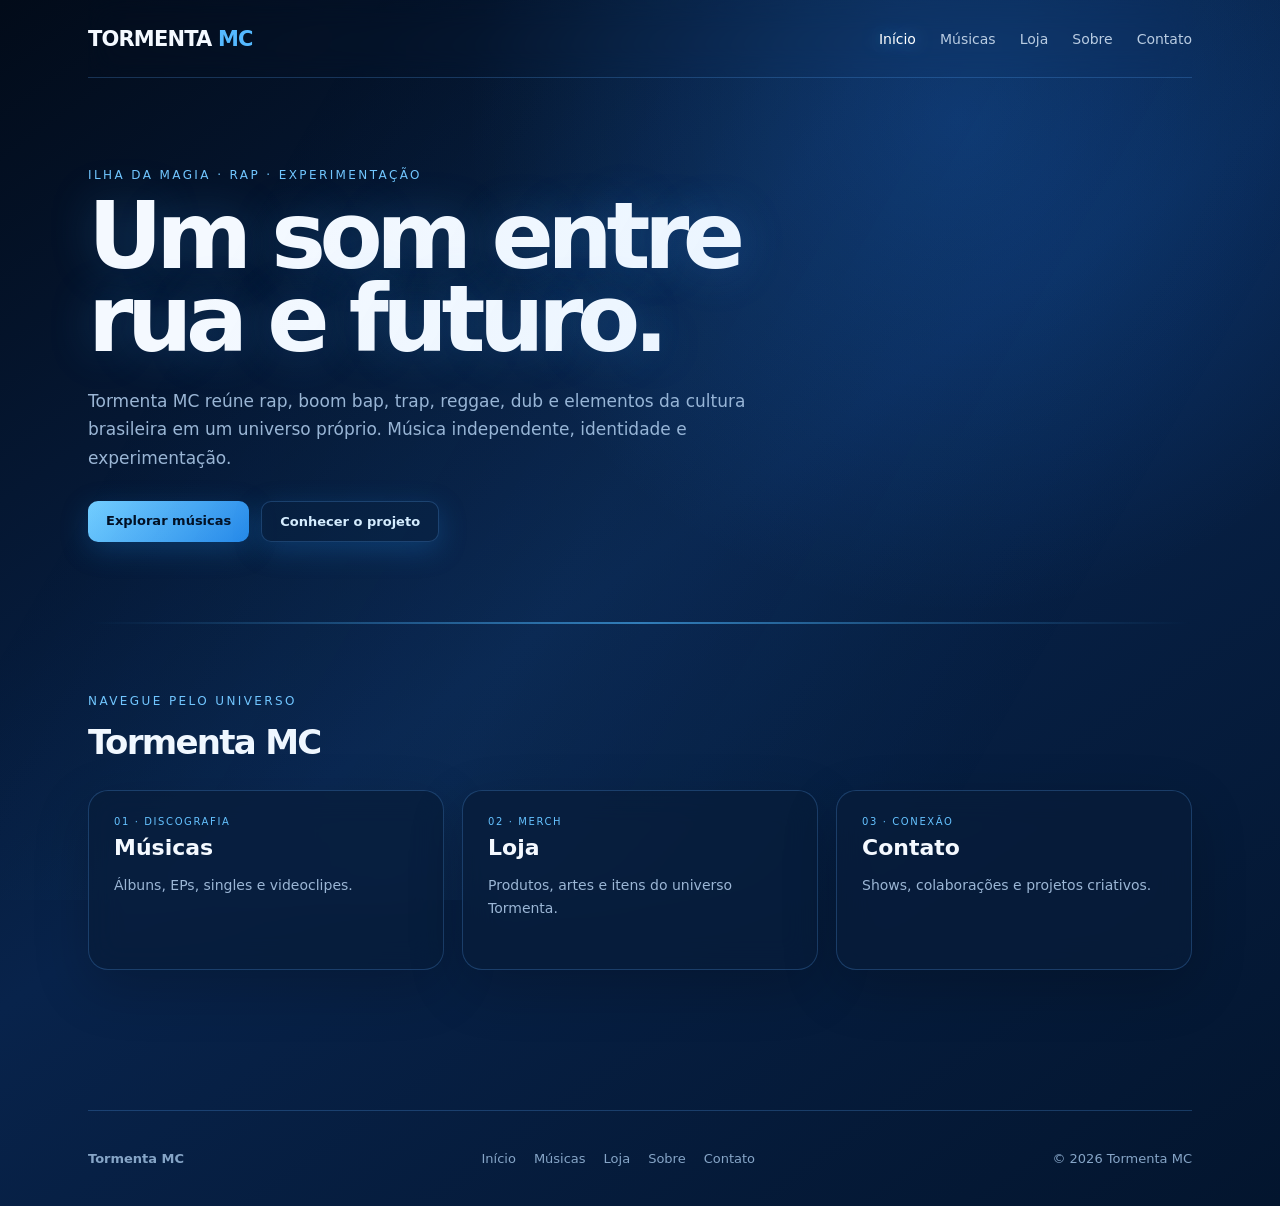
<file: tormentamc-final/index.html>
<!doctype html><html lang="pt-BR"><head><meta charset="utf-8"><meta name="viewport" content="width=device-width,initial-scale=1"><title>Tormenta MC — Início</title><style>
:root{--bg:#061329;--panel:rgba(8,28,57,.72);--line:rgba(91,170,255,.24);--text:#f4f9ff;--muted:#9bb6d5;--blue:#55b9ff}*{box-sizing:border-box}body{margin:0;color:var(--text);font-family:Inter,system-ui,sans-serif;background:radial-gradient(circle at 75% 10%,rgba(33,130,255,.24),transparent 34%),linear-gradient(145deg,#020b19 0%,#08234b 48%,#03152e 100%);min-height:100vh}body:before{content:"";position:fixed;inset:0;pointer-events:none;background:linear-gradient(120deg,transparent 20%,rgba(75,171,255,.05) 50%,transparent 80%)}a{color:inherit;text-decoration:none}.wrap{max-width:1160px;margin:auto;padding:0 28px}header{height:78px;display:flex;align-items:center;justify-content:space-between;border-bottom:1px solid var(--line);backdrop-filter:blur(14px)}.brand{font-weight:900;font-size:21px;letter-spacing:-.04em}.brand span{color:var(--blue)}.nav{display:flex;gap:24px;font-size:14px;color:#b9cce2}.nav a:hover,.nav .active{color:#fff;text-shadow:0 0 18px rgba(85,185,255,.8)}main{padding-bottom:70px}.hero{padding:90px 0 70px}.eyebrow{font-size:12px;color:#72c7ff;text-transform:uppercase;letter-spacing:.2em;margin-bottom:14px}.hero h1{font-size:clamp(52px,8vw,92px);line-height:.9;letter-spacing:-.07em;margin:0 0 25px;text-shadow:0 0 45px rgba(65,164,255,.25)}.hero p,.intro{max-width:700px;color:var(--muted);font-size:17px;line-height:1.7}.buttons{display:flex;gap:12px;flex-wrap:wrap;margin-top:28px}.btn{display:inline-flex;padding:12px 18px;border-radius:10px;background:linear-gradient(135deg,#73ceff,#2589e9);color:#021024;font-size:13px;font-weight:800;box-shadow:0 8px 28px rgba(28,139,236,.25)}.btn.alt{background:rgba(8,30,62,.6);border:1px solid var(--line);color:#d9efff}.section{padding:25px 0 70px}.section h2{font-size:34px;letter-spacing:-.05em;margin:0 0 12px}.grid{display:grid;grid-template-columns:repeat(3,1fr);gap:18px;margin-top:28px}.card{background:var(--panel);border:1px solid var(--line);border-radius:20px;padding:25px;min-height:180px;box-shadow:0 18px 55px rgba(0,0,0,.2);backdrop-filter:blur(15px);transition:.2s}.card:hover{transform:translateY(-4px);border-color:rgba(94,191,255,.58);box-shadow:0 20px 60px rgba(20,120,220,.18)}.card h3{margin:8px 0;font-size:22px}.tag{font-size:10px;letter-spacing:.16em;text-transform:uppercase;color:#65c2ff}.card p{font-size:14px;color:var(--muted);line-height:1.6}.date{font-size:12px;color:#7897b8}.glow{height:2px;width:100%;background:linear-gradient(90deg,transparent,#4db7ff,transparent);opacity:.6;margin:10px 0 45px}footer{border-top:1px solid var(--line);padding:40px 0;color:#86a5c7;font-size:13px}.foot{display:flex;justify-content:space-between;gap:20px;flex-wrap:wrap}.links{display:flex;gap:18px;flex-wrap:wrap}.links a:hover{color:#fff}@media(max-width:760px){.nav{gap:10px;font-size:12px;flex-wrap:wrap;justify-content:flex-end}.grid{grid-template-columns:1fr}.wrap{padding:0 18px}}
</style></head><body><div class="wrap"><header><a class="brand" href="index.html">TORMENTA <span>MC</span></a><nav class="nav"><a class="active" href="index.html">Início</a><a href="musicas.html">Músicas</a><a href="loja.html">Loja</a><a href="sobre.html">Sobre</a><a href="contato.html">Contato</a></nav></header><main><section class="hero"><div class="eyebrow">Ilha da Magia · Rap · Experimentação</div><h1>Um som entre<br>rua e futuro.</h1><p>Tormenta MC reúne rap, boom bap, trap, reggae, dub e elementos da cultura brasileira em um universo próprio. Música independente, identidade e experimentação.</p><div class="buttons"><a class="btn" href="musicas.html">Explorar músicas</a><a class="btn alt" href="sobre.html">Conhecer o projeto</a></div></section><div class="glow"></div><section class="section"><div class="eyebrow">Navegue pelo universo</div><h2>Tormenta MC</h2><div class="grid"><a class="card" href="musicas.html"><div class="tag">01 · Discografia</div><h3>Músicas</h3><p>Álbuns, EPs, singles e videoclipes.</p></a><a class="card" href="loja.html"><div class="tag">02 · Merch</div><h3>Loja</h3><p>Produtos, artes e itens do universo Tormenta.</p></a><a class="card" href="contato.html"><div class="tag">03 · Conexão</div><h3>Contato</h3><p>Shows, colaborações e projetos criativos.</p></a></div></section></main><footer><div class="foot"><strong>Tormenta MC</strong><div class="links"><a href="index.html">Início</a><a href="musicas.html">Músicas</a><a href="loja.html">Loja</a><a href="sobre.html">Sobre</a><a href="contato.html">Contato</a></div><span>© 2026 Tormenta MC</span></div></footer></div></body></html>
</file>
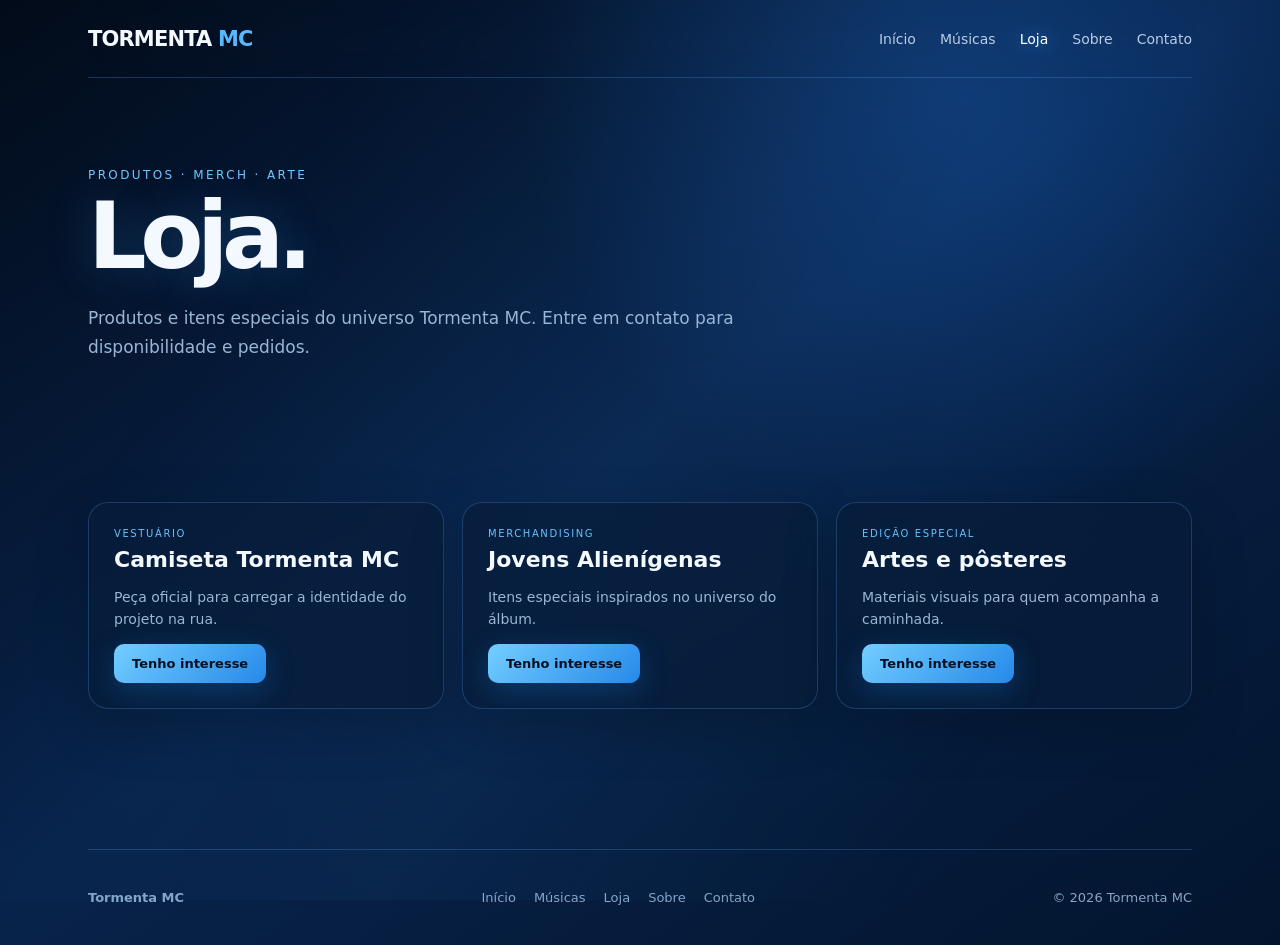
<file: loja.html>
<!doctype html><html lang="pt-BR"><head><meta charset="utf-8"><meta name="viewport" content="width=device-width,initial-scale=1"><title>Tormenta MC — Loja</title><style>
:root{--bg:#061329;--panel:rgba(8,28,57,.72);--line:rgba(91,170,255,.24);--text:#f4f9ff;--muted:#9bb6d5;--blue:#55b9ff}*{box-sizing:border-box}body{margin:0;color:var(--text);font-family:Inter,system-ui,sans-serif;background:radial-gradient(circle at 75% 10%,rgba(33,130,255,.24),transparent 34%),linear-gradient(145deg,#020b19 0%,#08234b 48%,#03152e 100%);min-height:100vh}body:before{content:"";position:fixed;inset:0;pointer-events:none;background:linear-gradient(120deg,transparent 20%,rgba(75,171,255,.05) 50%,transparent 80%)}a{color:inherit;text-decoration:none}.wrap{max-width:1160px;margin:auto;padding:0 28px}header{height:78px;display:flex;align-items:center;justify-content:space-between;border-bottom:1px solid var(--line);backdrop-filter:blur(14px)}.brand{font-weight:900;font-size:21px;letter-spacing:-.04em}.brand span{color:var(--blue)}.nav{display:flex;gap:24px;font-size:14px;color:#b9cce2}.nav a:hover,.nav .active{color:#fff;text-shadow:0 0 18px rgba(85,185,255,.8)}main{padding-bottom:70px}.hero{padding:90px 0 70px}.eyebrow{font-size:12px;color:#72c7ff;text-transform:uppercase;letter-spacing:.2em;margin-bottom:14px}.hero h1{font-size:clamp(52px,8vw,92px);line-height:.9;letter-spacing:-.07em;margin:0 0 25px;text-shadow:0 0 45px rgba(65,164,255,.25)}.hero p,.intro{max-width:700px;color:var(--muted);font-size:17px;line-height:1.7}.buttons{display:flex;gap:12px;flex-wrap:wrap;margin-top:28px}.btn{display:inline-flex;padding:12px 18px;border-radius:10px;background:linear-gradient(135deg,#73ceff,#2589e9);color:#021024;font-size:13px;font-weight:800;box-shadow:0 8px 28px rgba(28,139,236,.25)}.btn.alt{background:rgba(8,30,62,.6);border:1px solid var(--line);color:#d9efff}.section{padding:25px 0 70px}.section h2{font-size:34px;letter-spacing:-.05em;margin:0 0 12px}.grid{display:grid;grid-template-columns:repeat(3,1fr);gap:18px;margin-top:28px}.card{background:var(--panel);border:1px solid var(--line);border-radius:20px;padding:25px;min-height:180px;box-shadow:0 18px 55px rgba(0,0,0,.2);backdrop-filter:blur(15px);transition:.2s}.card:hover{transform:translateY(-4px);border-color:rgba(94,191,255,.58);box-shadow:0 20px 60px rgba(20,120,220,.18)}.card h3{margin:8px 0;font-size:22px}.tag{font-size:10px;letter-spacing:.16em;text-transform:uppercase;color:#65c2ff}.card p{font-size:14px;color:var(--muted);line-height:1.6}.date{font-size:12px;color:#7897b8}.glow{height:2px;width:100%;background:linear-gradient(90deg,transparent,#4db7ff,transparent);opacity:.6;margin:10px 0 45px}footer{border-top:1px solid var(--line);padding:40px 0;color:#86a5c7;font-size:13px}.foot{display:flex;justify-content:space-between;gap:20px;flex-wrap:wrap}.links{display:flex;gap:18px;flex-wrap:wrap}.links a:hover{color:#fff}@media(max-width:760px){.nav{gap:10px;font-size:12px;flex-wrap:wrap;justify-content:flex-end}.grid{grid-template-columns:1fr}.wrap{padding:0 18px}}
</style></head><body><div class="wrap"><header><a class="brand" href="index.html">TORMENTA <span>MC</span></a><nav class="nav"><a href="index.html">Início</a><a href="musicas.html">Músicas</a><a class="active" href="loja.html">Loja</a><a href="sobre.html">Sobre</a><a href="contato.html">Contato</a></nav></header><main><section class="hero"><div class="eyebrow">Produtos · Merch · Arte</div><h1>Loja.</h1><p>Produtos e itens especiais do universo Tormenta MC. Entre em contato para disponibilidade e pedidos.</p></section><section class="section"><div class="grid"><article class="card"><div class="tag">Vestuário</div><h3>Camiseta Tormenta MC</h3><p>Peça oficial para carregar a identidade do projeto na rua.</p><a class="btn" href="contato.html">Tenho interesse</a></article><article class="card"><div class="tag">Merchandising</div><h3>Jovens Alienígenas</h3><p>Itens especiais inspirados no universo do álbum.</p><a class="btn" href="contato.html">Tenho interesse</a></article><article class="card"><div class="tag">Edição especial</div><h3>Artes e pôsteres</h3><p>Materiais visuais para quem acompanha a caminhada.</p><a class="btn" href="contato.html">Tenho interesse</a></article></div></section></main><footer><div class="foot"><strong>Tormenta MC</strong><div class="links"><a href="index.html">Início</a><a href="musicas.html">Músicas</a><a href="loja.html">Loja</a><a href="sobre.html">Sobre</a><a href="contato.html">Contato</a></div><span>© 2026 Tormenta MC</span></div></footer></div></body></html>
</file>
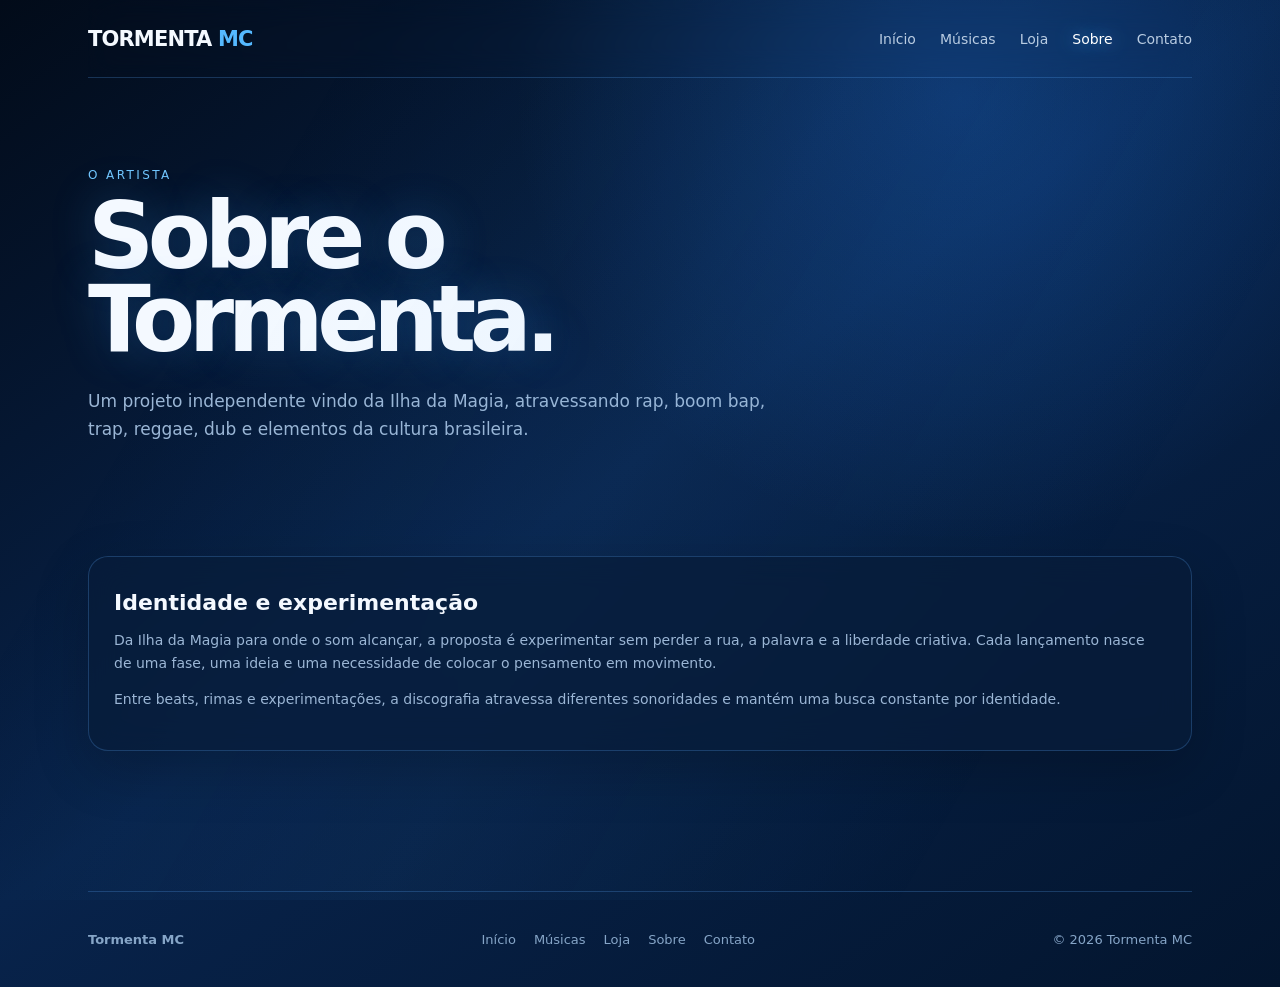
<file: sobre.html>
<!doctype html><html lang="pt-BR"><head><meta charset="utf-8"><meta name="viewport" content="width=device-width,initial-scale=1"><title>Tormenta MC — Sobre</title><style>
:root{--bg:#061329;--panel:rgba(8,28,57,.72);--line:rgba(91,170,255,.24);--text:#f4f9ff;--muted:#9bb6d5;--blue:#55b9ff}*{box-sizing:border-box}body{margin:0;color:var(--text);font-family:Inter,system-ui,sans-serif;background:radial-gradient(circle at 75% 10%,rgba(33,130,255,.24),transparent 34%),linear-gradient(145deg,#020b19 0%,#08234b 48%,#03152e 100%);min-height:100vh}body:before{content:"";position:fixed;inset:0;pointer-events:none;background:linear-gradient(120deg,transparent 20%,rgba(75,171,255,.05) 50%,transparent 80%)}a{color:inherit;text-decoration:none}.wrap{max-width:1160px;margin:auto;padding:0 28px}header{height:78px;display:flex;align-items:center;justify-content:space-between;border-bottom:1px solid var(--line);backdrop-filter:blur(14px)}.brand{font-weight:900;font-size:21px;letter-spacing:-.04em}.brand span{color:var(--blue)}.nav{display:flex;gap:24px;font-size:14px;color:#b9cce2}.nav a:hover,.nav .active{color:#fff;text-shadow:0 0 18px rgba(85,185,255,.8)}main{padding-bottom:70px}.hero{padding:90px 0 70px}.eyebrow{font-size:12px;color:#72c7ff;text-transform:uppercase;letter-spacing:.2em;margin-bottom:14px}.hero h1{font-size:clamp(52px,8vw,92px);line-height:.9;letter-spacing:-.07em;margin:0 0 25px;text-shadow:0 0 45px rgba(65,164,255,.25)}.hero p,.intro{max-width:700px;color:var(--muted);font-size:17px;line-height:1.7}.buttons{display:flex;gap:12px;flex-wrap:wrap;margin-top:28px}.btn{display:inline-flex;padding:12px 18px;border-radius:10px;background:linear-gradient(135deg,#73ceff,#2589e9);color:#021024;font-size:13px;font-weight:800;box-shadow:0 8px 28px rgba(28,139,236,.25)}.btn.alt{background:rgba(8,30,62,.6);border:1px solid var(--line);color:#d9efff}.section{padding:25px 0 70px}.section h2{font-size:34px;letter-spacing:-.05em;margin:0 0 12px}.grid{display:grid;grid-template-columns:repeat(3,1fr);gap:18px;margin-top:28px}.card{background:var(--panel);border:1px solid var(--line);border-radius:20px;padding:25px;min-height:180px;box-shadow:0 18px 55px rgba(0,0,0,.2);backdrop-filter:blur(15px);transition:.2s}.card:hover{transform:translateY(-4px);border-color:rgba(94,191,255,.58);box-shadow:0 20px 60px rgba(20,120,220,.18)}.card h3{margin:8px 0;font-size:22px}.tag{font-size:10px;letter-spacing:.16em;text-transform:uppercase;color:#65c2ff}.card p{font-size:14px;color:var(--muted);line-height:1.6}.date{font-size:12px;color:#7897b8}.glow{height:2px;width:100%;background:linear-gradient(90deg,transparent,#4db7ff,transparent);opacity:.6;margin:10px 0 45px}footer{border-top:1px solid var(--line);padding:40px 0;color:#86a5c7;font-size:13px}.foot{display:flex;justify-content:space-between;gap:20px;flex-wrap:wrap}.links{display:flex;gap:18px;flex-wrap:wrap}.links a:hover{color:#fff}@media(max-width:760px){.nav{gap:10px;font-size:12px;flex-wrap:wrap;justify-content:flex-end}.grid{grid-template-columns:1fr}.wrap{padding:0 18px}}
</style></head><body><div class="wrap"><header><a class="brand" href="index.html">TORMENTA <span>MC</span></a><nav class="nav"><a href="index.html">Início</a><a href="musicas.html">Músicas</a><a href="loja.html">Loja</a><a class="active" href="sobre.html">Sobre</a><a href="contato.html">Contato</a></nav></header><main><section class="hero"><div class="eyebrow">O artista</div><h1>Sobre o<br>Tormenta.</h1><p>Um projeto independente vindo da Ilha da Magia, atravessando rap, boom bap, trap, reggae, dub e elementos da cultura brasileira.</p></section><section class="section"><div class="card"><h3>Identidade e experimentação</h3><p>Da Ilha da Magia para onde o som alcançar, a proposta é experimentar sem perder a rua, a palavra e a liberdade criativa. Cada lançamento nasce de uma fase, uma ideia e uma necessidade de colocar o pensamento em movimento.</p><p>Entre beats, rimas e experimentações, a discografia atravessa diferentes sonoridades e mantém uma busca constante por identidade.</p></div></section></main><footer><div class="foot"><strong>Tormenta MC</strong><div class="links"><a href="index.html">Início</a><a href="musicas.html">Músicas</a><a href="loja.html">Loja</a><a href="sobre.html">Sobre</a><a href="contato.html">Contato</a></div><span>© 2026 Tormenta MC</span></div></footer></div></body></html>
</file>
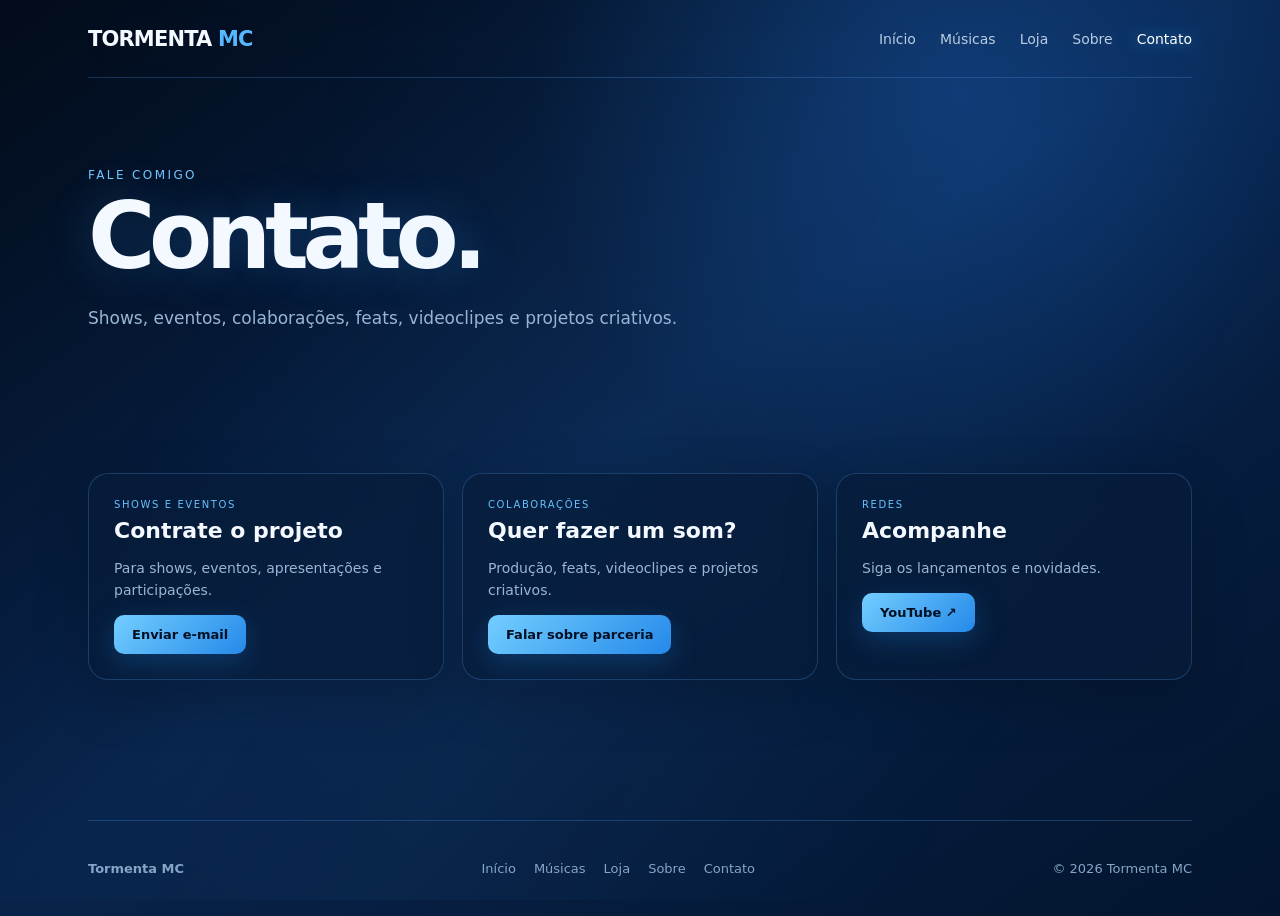
<file: tormentamc-final/contato.html>
<!doctype html><html lang="pt-BR"><head><meta charset="utf-8"><meta name="viewport" content="width=device-width,initial-scale=1"><title>Tormenta MC — Contato</title><style>
:root{--bg:#061329;--panel:rgba(8,28,57,.72);--line:rgba(91,170,255,.24);--text:#f4f9ff;--muted:#9bb6d5;--blue:#55b9ff}*{box-sizing:border-box}body{margin:0;color:var(--text);font-family:Inter,system-ui,sans-serif;background:radial-gradient(circle at 75% 10%,rgba(33,130,255,.24),transparent 34%),linear-gradient(145deg,#020b19 0%,#08234b 48%,#03152e 100%);min-height:100vh}body:before{content:"";position:fixed;inset:0;pointer-events:none;background:linear-gradient(120deg,transparent 20%,rgba(75,171,255,.05) 50%,transparent 80%)}a{color:inherit;text-decoration:none}.wrap{max-width:1160px;margin:auto;padding:0 28px}header{height:78px;display:flex;align-items:center;justify-content:space-between;border-bottom:1px solid var(--line);backdrop-filter:blur(14px)}.brand{font-weight:900;font-size:21px;letter-spacing:-.04em}.brand span{color:var(--blue)}.nav{display:flex;gap:24px;font-size:14px;color:#b9cce2}.nav a:hover,.nav .active{color:#fff;text-shadow:0 0 18px rgba(85,185,255,.8)}main{padding-bottom:70px}.hero{padding:90px 0 70px}.eyebrow{font-size:12px;color:#72c7ff;text-transform:uppercase;letter-spacing:.2em;margin-bottom:14px}.hero h1{font-size:clamp(52px,8vw,92px);line-height:.9;letter-spacing:-.07em;margin:0 0 25px;text-shadow:0 0 45px rgba(65,164,255,.25)}.hero p,.intro{max-width:700px;color:var(--muted);font-size:17px;line-height:1.7}.buttons{display:flex;gap:12px;flex-wrap:wrap;margin-top:28px}.btn{display:inline-flex;padding:12px 18px;border-radius:10px;background:linear-gradient(135deg,#73ceff,#2589e9);color:#021024;font-size:13px;font-weight:800;box-shadow:0 8px 28px rgba(28,139,236,.25)}.btn.alt{background:rgba(8,30,62,.6);border:1px solid var(--line);color:#d9efff}.section{padding:25px 0 70px}.section h2{font-size:34px;letter-spacing:-.05em;margin:0 0 12px}.grid{display:grid;grid-template-columns:repeat(3,1fr);gap:18px;margin-top:28px}.card{background:var(--panel);border:1px solid var(--line);border-radius:20px;padding:25px;min-height:180px;box-shadow:0 18px 55px rgba(0,0,0,.2);backdrop-filter:blur(15px);transition:.2s}.card:hover{transform:translateY(-4px);border-color:rgba(94,191,255,.58);box-shadow:0 20px 60px rgba(20,120,220,.18)}.card h3{margin:8px 0;font-size:22px}.tag{font-size:10px;letter-spacing:.16em;text-transform:uppercase;color:#65c2ff}.card p{font-size:14px;color:var(--muted);line-height:1.6}.date{font-size:12px;color:#7897b8}.glow{height:2px;width:100%;background:linear-gradient(90deg,transparent,#4db7ff,transparent);opacity:.6;margin:10px 0 45px}footer{border-top:1px solid var(--line);padding:40px 0;color:#86a5c7;font-size:13px}.foot{display:flex;justify-content:space-between;gap:20px;flex-wrap:wrap}.links{display:flex;gap:18px;flex-wrap:wrap}.links a:hover{color:#fff}@media(max-width:760px){.nav{gap:10px;font-size:12px;flex-wrap:wrap;justify-content:flex-end}.grid{grid-template-columns:1fr}.wrap{padding:0 18px}}
</style></head><body><div class="wrap"><header><a class="brand" href="index.html">TORMENTA <span>MC</span></a><nav class="nav"><a href="index.html">Início</a><a href="musicas.html">Músicas</a><a href="loja.html">Loja</a><a href="sobre.html">Sobre</a><a class="active" href="contato.html">Contato</a></nav></header><main><section class="hero"><div class="eyebrow">Fale comigo</div><h1>Contato.</h1><p>Shows, eventos, colaborações, feats, videoclipes e projetos criativos.</p></section><section class="section"><div class="grid"><article class="card"><div class="tag">Shows e eventos</div><h3>Contrate o projeto</h3><p>Para shows, eventos, apresentações e participações.</p><a class="btn" href="mailto:contato@tormentamc.com">Enviar e-mail</a></article><article class="card"><div class="tag">Colaborações</div><h3>Quer fazer um som?</h3><p>Produção, feats, videoclipes e projetos criativos.</p><a class="btn" href="mailto:contato@tormentamc.com">Falar sobre parceria</a></article><article class="card"><div class="tag">Redes</div><h3>Acompanhe</h3><p>Siga os lançamentos e novidades.</p><a class="btn" href="https://www.youtube.com/" target="_blank">YouTube ↗</a></article></div></section></main><footer><div class="foot"><strong>Tormenta MC</strong><div class="links"><a href="index.html">Início</a><a href="musicas.html">Músicas</a><a href="loja.html">Loja</a><a href="sobre.html">Sobre</a><a href="contato.html">Contato</a></div><span>© 2026 Tormenta MC</span></div></footer></div></body></html>
</file>
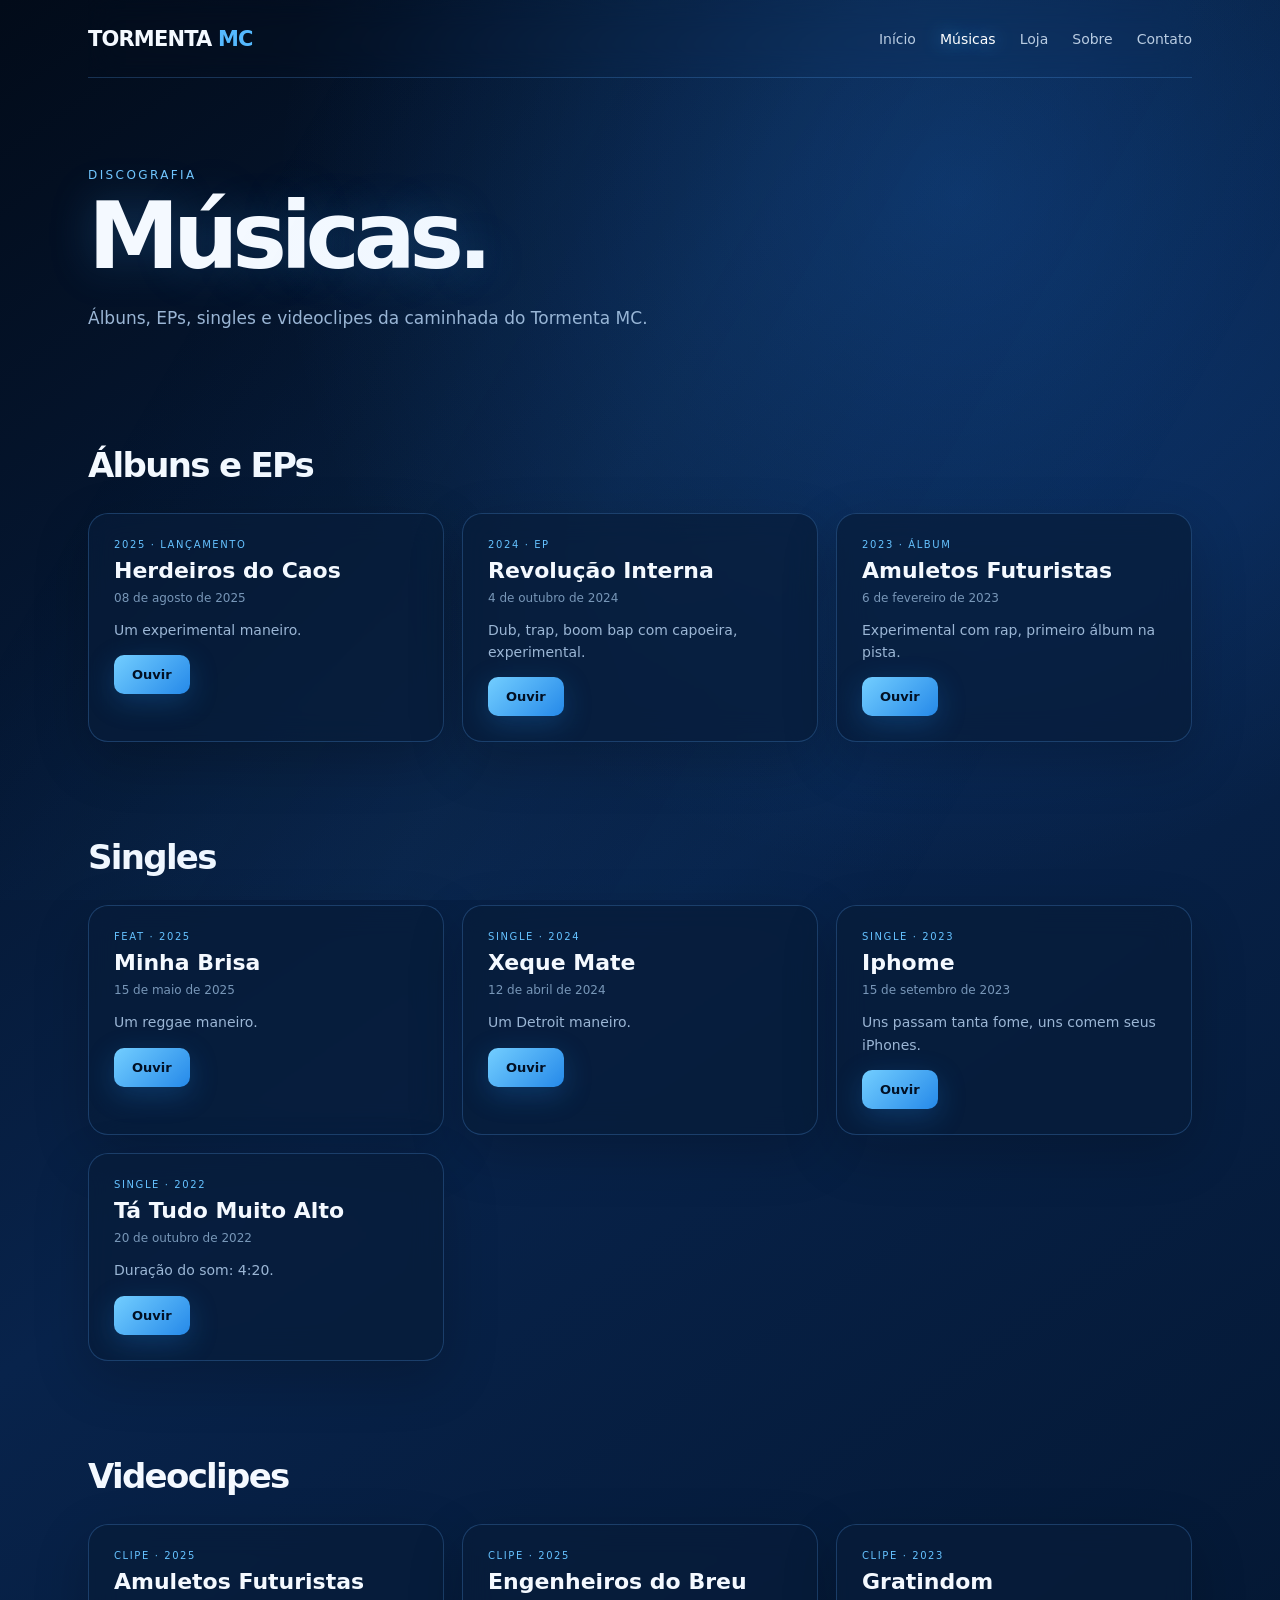
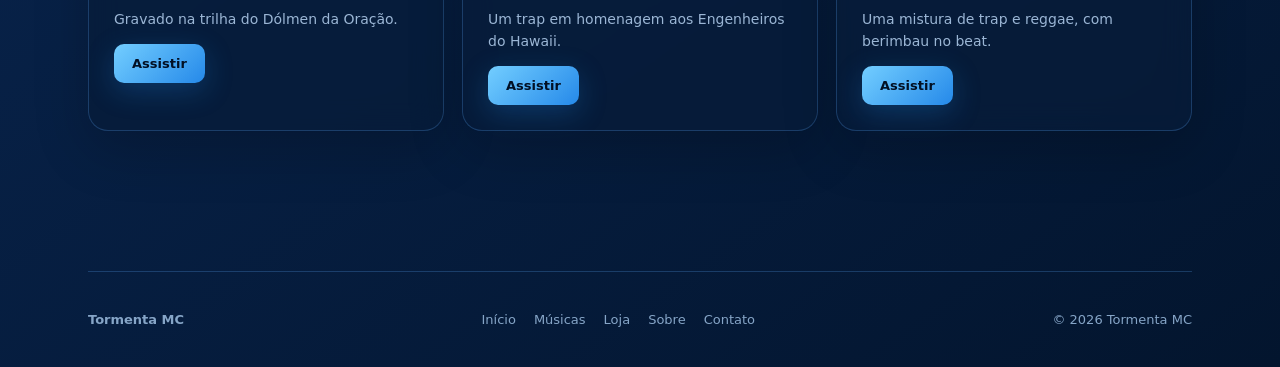
<file: tormentamc-final/musicas.html>
<!doctype html><html lang="pt-BR"><head><meta charset="utf-8"><meta name="viewport" content="width=device-width,initial-scale=1"><title>Tormenta MC — Músicas</title><style>
:root{--bg:#061329;--panel:rgba(8,28,57,.72);--line:rgba(91,170,255,.24);--text:#f4f9ff;--muted:#9bb6d5;--blue:#55b9ff}*{box-sizing:border-box}body{margin:0;color:var(--text);font-family:Inter,system-ui,sans-serif;background:radial-gradient(circle at 75% 10%,rgba(33,130,255,.24),transparent 34%),linear-gradient(145deg,#020b19 0%,#08234b 48%,#03152e 100%);min-height:100vh}body:before{content:"";position:fixed;inset:0;pointer-events:none;background:linear-gradient(120deg,transparent 20%,rgba(75,171,255,.05) 50%,transparent 80%)}a{color:inherit;text-decoration:none}.wrap{max-width:1160px;margin:auto;padding:0 28px}header{height:78px;display:flex;align-items:center;justify-content:space-between;border-bottom:1px solid var(--line);backdrop-filter:blur(14px)}.brand{font-weight:900;font-size:21px;letter-spacing:-.04em}.brand span{color:var(--blue)}.nav{display:flex;gap:24px;font-size:14px;color:#b9cce2}.nav a:hover,.nav .active{color:#fff;text-shadow:0 0 18px rgba(85,185,255,.8)}main{padding-bottom:70px}.hero{padding:90px 0 70px}.eyebrow{font-size:12px;color:#72c7ff;text-transform:uppercase;letter-spacing:.2em;margin-bottom:14px}.hero h1{font-size:clamp(52px,8vw,92px);line-height:.9;letter-spacing:-.07em;margin:0 0 25px;text-shadow:0 0 45px rgba(65,164,255,.25)}.hero p,.intro{max-width:700px;color:var(--muted);font-size:17px;line-height:1.7}.buttons{display:flex;gap:12px;flex-wrap:wrap;margin-top:28px}.btn{display:inline-flex;padding:12px 18px;border-radius:10px;background:linear-gradient(135deg,#73ceff,#2589e9);color:#021024;font-size:13px;font-weight:800;box-shadow:0 8px 28px rgba(28,139,236,.25)}.btn.alt{background:rgba(8,30,62,.6);border:1px solid var(--line);color:#d9efff}.section{padding:25px 0 70px}.section h2{font-size:34px;letter-spacing:-.05em;margin:0 0 12px}.grid{display:grid;grid-template-columns:repeat(3,1fr);gap:18px;margin-top:28px}.card{background:var(--panel);border:1px solid var(--line);border-radius:20px;padding:25px;min-height:180px;box-shadow:0 18px 55px rgba(0,0,0,.2);backdrop-filter:blur(15px);transition:.2s}.card:hover{transform:translateY(-4px);border-color:rgba(94,191,255,.58);box-shadow:0 20px 60px rgba(20,120,220,.18)}.card h3{margin:8px 0;font-size:22px}.tag{font-size:10px;letter-spacing:.16em;text-transform:uppercase;color:#65c2ff}.card p{font-size:14px;color:var(--muted);line-height:1.6}.date{font-size:12px;color:#7897b8}.glow{height:2px;width:100%;background:linear-gradient(90deg,transparent,#4db7ff,transparent);opacity:.6;margin:10px 0 45px}footer{border-top:1px solid var(--line);padding:40px 0;color:#86a5c7;font-size:13px}.foot{display:flex;justify-content:space-between;gap:20px;flex-wrap:wrap}.links{display:flex;gap:18px;flex-wrap:wrap}.links a:hover{color:#fff}@media(max-width:760px){.nav{gap:10px;font-size:12px;flex-wrap:wrap;justify-content:flex-end}.grid{grid-template-columns:1fr}.wrap{padding:0 18px}}
</style></head><body><div class="wrap"><header><a class="brand" href="index.html">TORMENTA <span>MC</span></a><nav class="nav"><a href="index.html">Início</a><a class="active" href="musicas.html">Músicas</a><a href="loja.html">Loja</a><a href="sobre.html">Sobre</a><a href="contato.html">Contato</a></nav></header><main><section class="hero"><div class="eyebrow">Discografia</div><h1>Músicas.</h1><p>Álbuns, EPs, singles e videoclipes da caminhada do Tormenta MC.</p></section><section class="section"><h2>Álbuns e EPs</h2><div class="grid"><article class="card"><div class="tag">2025 · Lançamento</div><h3>Herdeiros do Caos</h3><div class="date">08 de agosto de 2025</div><p>Um experimental maneiro.</p><a class="btn" href="https://open.spotify.com/" target="_blank">Ouvir</a></article><article class="card"><div class="tag">2024 · EP</div><h3>Revolução Interna</h3><div class="date">4 de outubro de 2024</div><p>Dub, trap, boom bap com capoeira, experimental.</p><a class="btn" href="https://open.spotify.com/" target="_blank">Ouvir</a></article><article class="card"><div class="tag">2023 · Álbum</div><h3>Amuletos Futuristas</h3><div class="date">6 de fevereiro de 2023</div><p>Experimental com rap, primeiro álbum na pista.</p><a class="btn" href="https://open.spotify.com/" target="_blank">Ouvir</a></article></div></section><section class="section"><h2>Singles</h2><div class="grid"><article class="card"><div class="tag">Feat · 2025</div><h3>Minha Brisa</h3><div class="date">15 de maio de 2025</div><p>Um reggae maneiro.</p><a class="btn" href="https://open.spotify.com/" target="_blank">Ouvir</a></article><article class="card"><div class="tag">Single · 2024</div><h3>Xeque Mate</h3><div class="date">12 de abril de 2024</div><p>Um Detroit maneiro.</p><a class="btn" href="https://open.spotify.com/" target="_blank">Ouvir</a></article><article class="card"><div class="tag">Single · 2023</div><h3>Iphome</h3><div class="date">15 de setembro de 2023</div><p>Uns passam tanta fome, uns comem seus iPhones.</p><a class="btn" href="https://open.spotify.com/" target="_blank">Ouvir</a></article><article class="card"><div class="tag">Single · 2022</div><h3>Tá Tudo Muito Alto</h3><div class="date">20 de outubro de 2022</div><p>Duração do som: 4:20.</p><a class="btn" href="https://open.spotify.com/" target="_blank">Ouvir</a></article></div></section><section class="section"><h2>Videoclipes</h2><div class="grid"><article class="card"><div class="tag">Clipe · 2025</div><h3>Amuletos Futuristas</h3><p>Gravado na trilha do Dólmen da Oração.</p><a class="btn" href="https://www.youtube.com/" target="_blank">Assistir</a></article><article class="card"><div class="tag">Clipe · 2025</div><h3>Engenheiros do Breu</h3><p>Um trap em homenagem aos Engenheiros do Hawaii.</p><a class="btn" href="https://www.youtube.com/" target="_blank">Assistir</a></article><article class="card"><div class="tag">Clipe · 2023</div><h3>Gratindom</h3><p>Uma mistura de trap e reggae, com berimbau no beat.</p><a class="btn" href="https://www.youtube.com/" target="_blank">Assistir</a></article></div></section></main><footer><div class="foot"><strong>Tormenta MC</strong><div class="links"><a href="index.html">Início</a><a href="musicas.html">Músicas</a><a href="loja.html">Loja</a><a href="sobre.html">Sobre</a><a href="contato.html">Contato</a></div><span>© 2026 Tormenta MC</span></div></footer></div></body></html>
</file>
